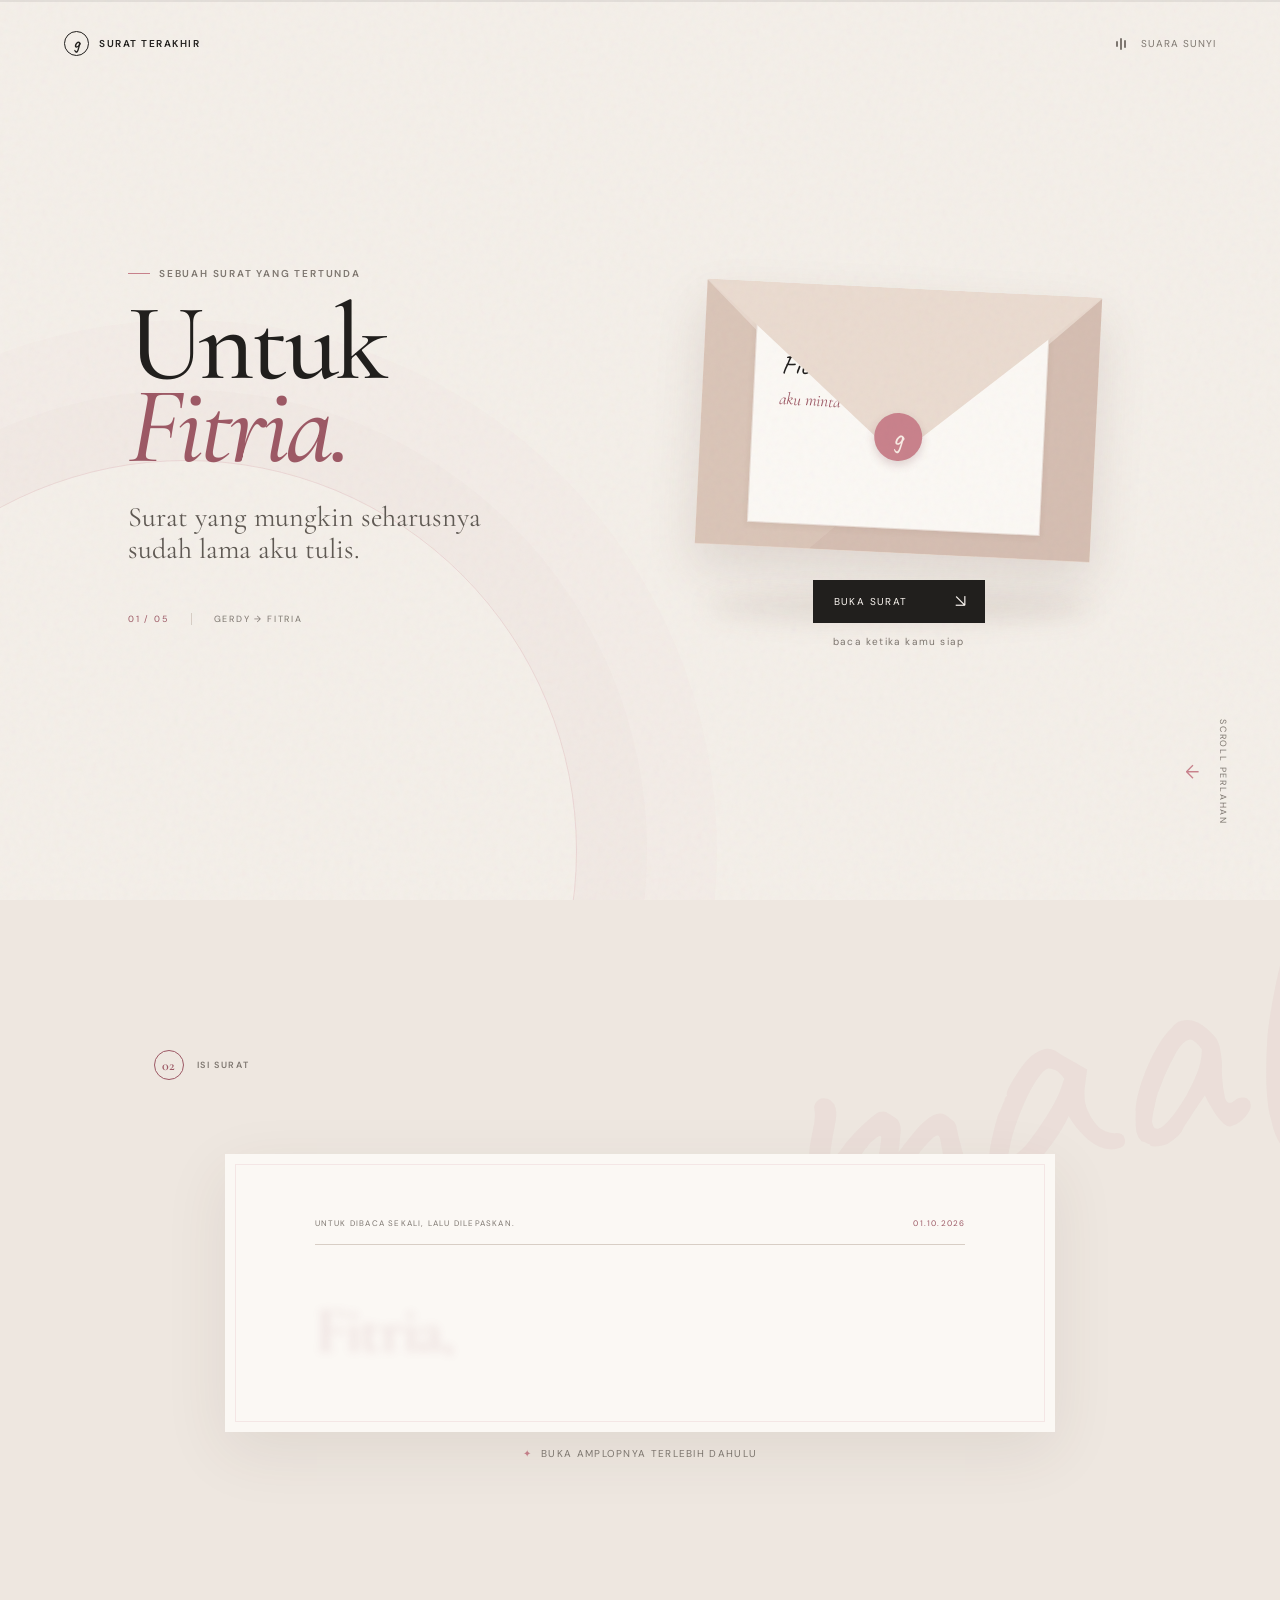
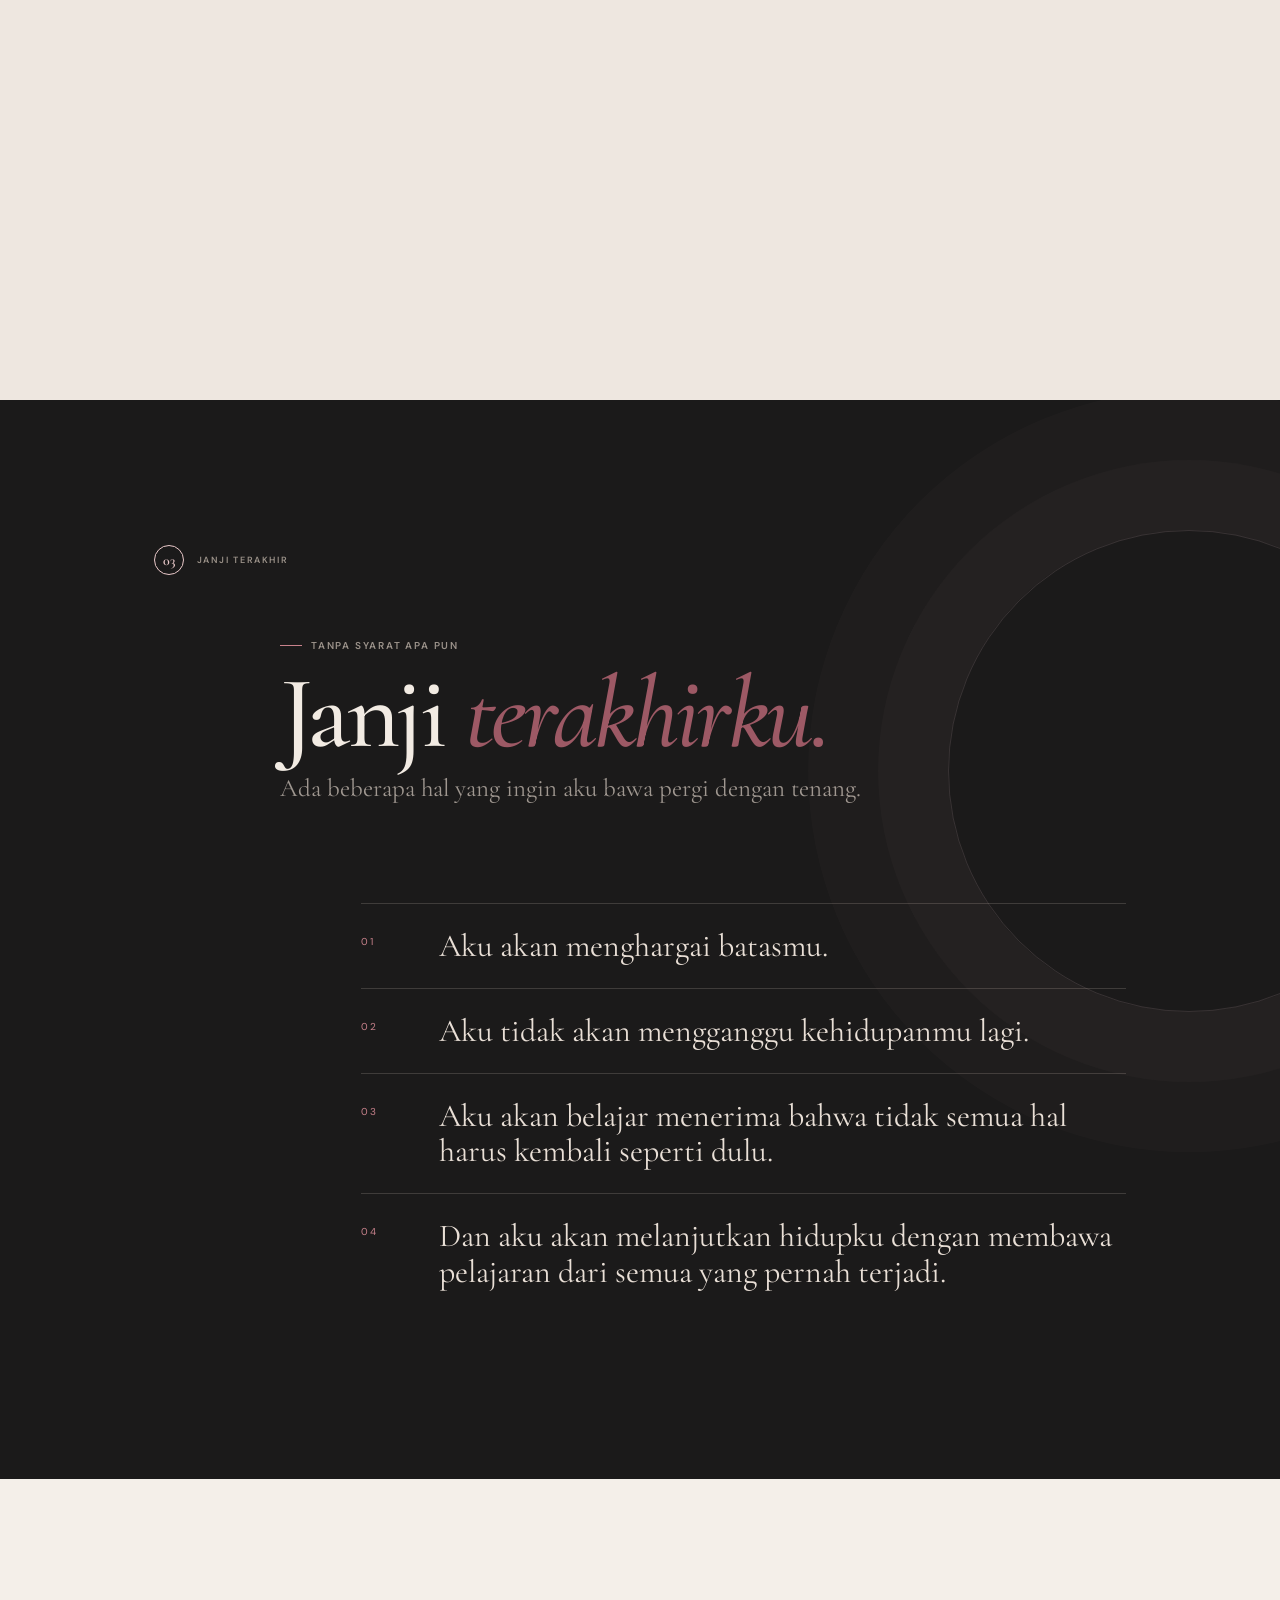
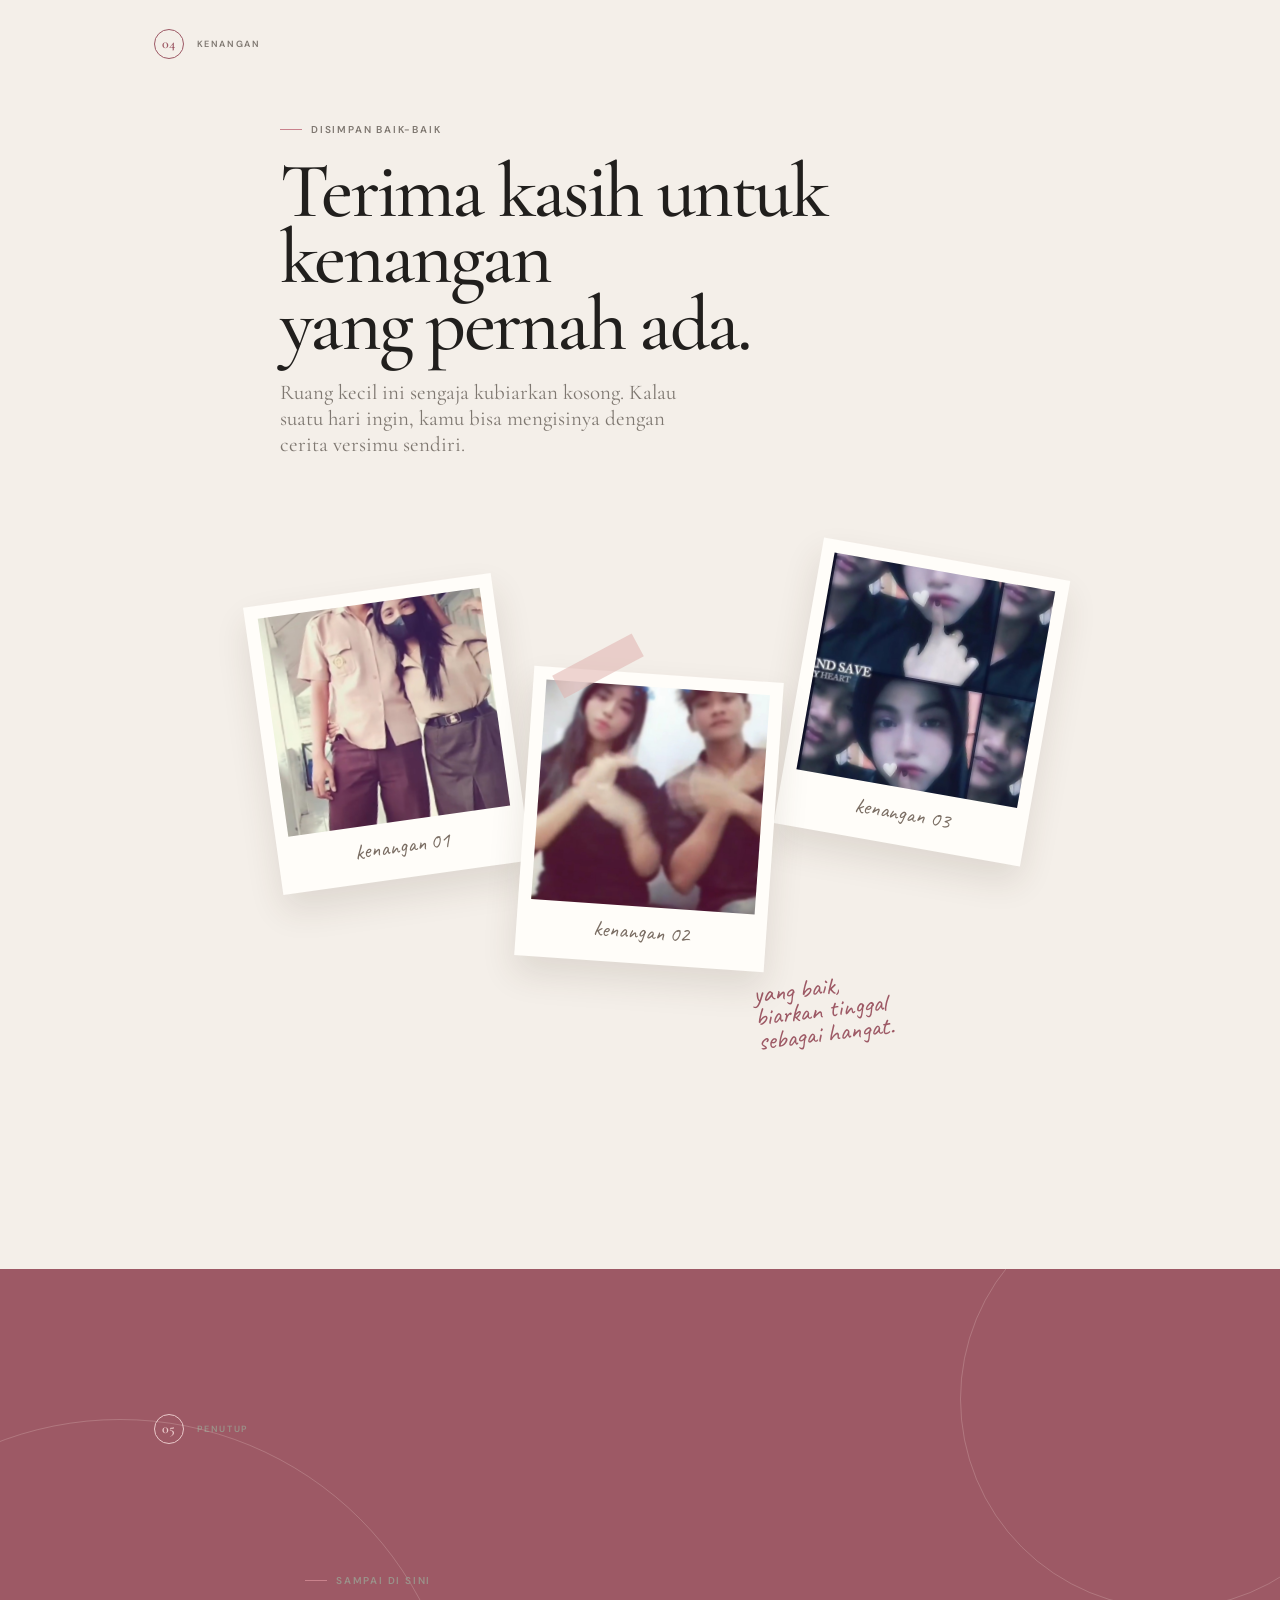
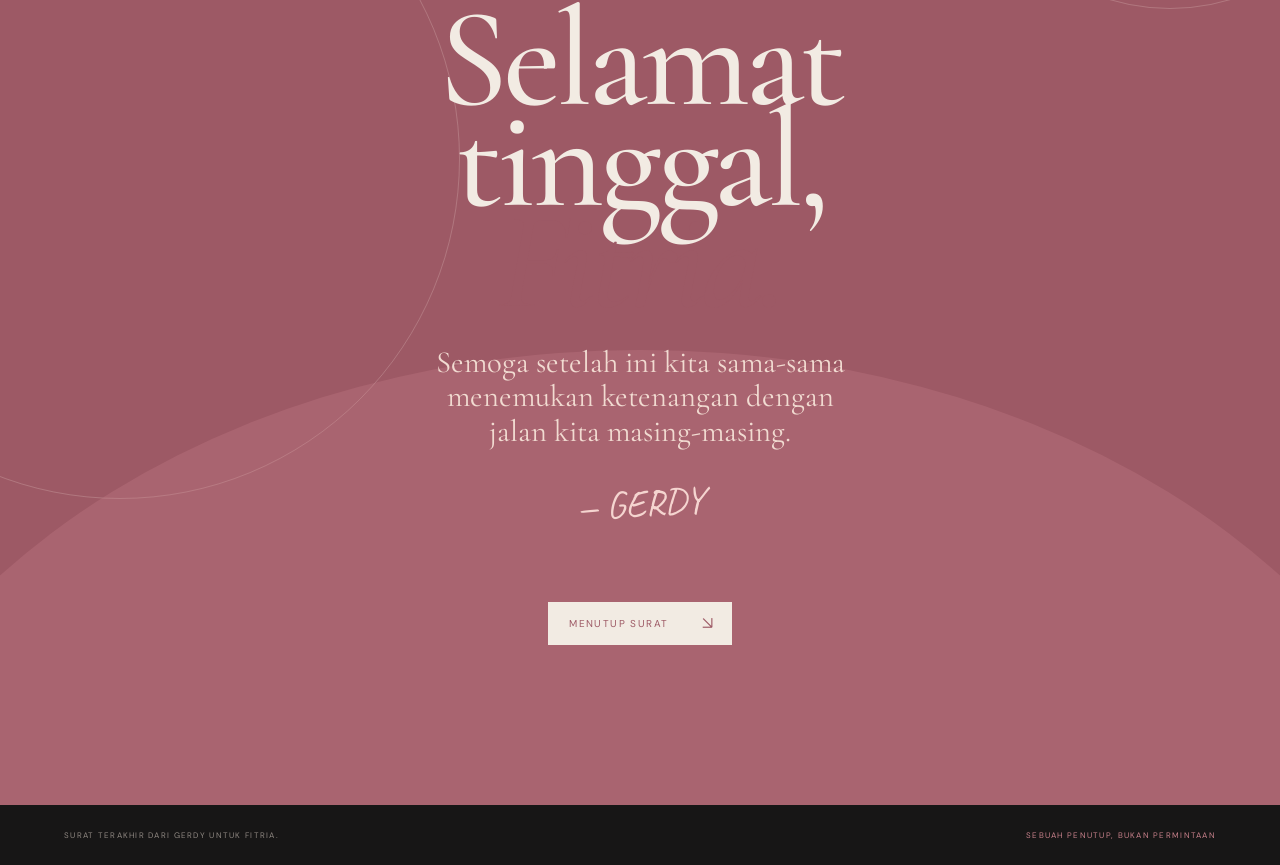
<file: index.html>
<!doctype html>
<html lang="id">
  <head>
    <meta charset="UTF-8" />
    <meta name="viewport" content="width=device-width, initial-scale=1.0" />
    <meta name="theme-color" content="#f4efe9" />
    <meta name="description" content="Surat terakhir dari Gerdy untuk Fitria — sebuah permintaan maaf, ucapan terima kasih, dan perpisahan yang tulus." />
    <title>Untuk Fitria — Surat Terakhir dari Gerdy</title>
    <link rel="icon" href="mark.svg" type="image/svg+xml" />
    <link rel="preconnect" href="https://fonts.googleapis.com" />
    <link rel="preconnect" href="https://fonts.gstatic.com" crossorigin />
    <link href="https://fonts.googleapis.com/css2?family=Caveat:wght@500;600&family=Cormorant+Garamond:wght@400;500;600;700&family=DM+Sans:wght@400;500;600&display=swap" rel="stylesheet" />
    <link rel="stylesheet" href="styles.css" />
    <!-- Ukuran foto kenangan -->
    <style>
      .polaroid { overflow: hidden; }
      .polaroid img { display:block; width:100%; height:220px; aspect-ratio:4/3; object-fit:cover; object-position:center; border:0; margin:0; }
      @media (max-width:700px){ .polaroid img{height:180px;} }
      @media (max-width:480px){ .polaroid img{height:155px;} }
    </style>

  </head>
  <body>
    <div class="paper-grain" aria-hidden="true"></div>
    <div class="scroll-line" aria-hidden="true"><span id="scrollProgress"></span></div>

    <header class="site-header">
      <a class="wordmark" href="#top" aria-label="Kembali ke awal surat">
        <span class="wordmark-mark">g</span>
        <span>surat terakhir</span>
      </a>
      <button class="sound-control" id="soundControl" type="button" aria-pressed="false" aria-label="Nyalakan musik lembut">
        <span class="sound-icon" aria-hidden="true"><i></i><i></i><i></i></span>
        <span id="soundLabel">Suara sunyi</span>
      </button>
    </header>

    <main id="top">
      <section class="hero" aria-labelledby="hero-title">
        <div class="hero-copy reveal is-visible">
          <p class="eyebrow"><span></span> sebuah surat yang tertunda</p>
          <h1 id="hero-title">Untuk <em>Fitria.</em></h1>
          <p class="hero-subtitle">Surat yang mungkin seharusnya<br class="desktop-only" /> sudah lama aku tulis.</p>
          <div class="hero-meta">
            <span>01 / 05</span>
            <span>GERDY → FITRIA</span>
          </div>
        </div>

        <div class="envelope-stage reveal is-visible" style="--delay: 160ms">
          <div class="envelope-shadow"></div>
          <div class="envelope" aria-hidden="true">
            <div class="envelope-flap"></div>
            <div class="envelope-front"></div>
            <div class="envelope-letter-tease">
              <span>Fitria,</span>
              <small>aku minta maaf.</small>
            </div>
            <div class="envelope-seal">g</div>
          </div>
          <button class="primary-button" id="openLetter" type="button">
            <span>Buka Surat</span>
            <span class="button-arrow" aria-hidden="true">↘</span>
          </button>
          <p class="microcopy">baca ketika kamu siap</p>
        </div>

        <div class="hero-side-note" aria-hidden="true">
          <span>scroll perlahan</span>
          <span class="side-arrow">↓</span>
        </div>
      </section>

      <section class="letter-section locked reveal" id="letter" aria-labelledby="letter-title">
        <div class="section-marker"><span>02</span><span>isi surat</span></div>
        <div class="letter-card">
          <div class="letter-topline">
            <span>Untuk dibaca sekali, lalu dilepaskan.</span>
            <span class="letter-date">01.10.2026</span>
          </div>
          <div class="letter-content">
            <h2 id="letter-title">Fitria,</h2>
            <div class="letter-body">
              <p>Aku membuat halaman ini bukan untuk meminta kamu kembali, bukan juga untuk memaksa kamu menjawab apa pun.</p>
              <p>Aku cuma ingin menyampaikan sesuatu yang mungkin selama ini belum pernah aku sampaikan dengan baik.</p>
              <p class="emphasis">Aku minta maaf.</p>
              <p>Maaf untuk semua kesalahan aku, untuk hal-hal yang mungkin pernah membuat kamu tidak nyaman, dan untuk setiap kali kehadiranku justru mengganggu ketenanganmu.</p>
              <p>Aku sadar, mungkin ada hal-hal yang tidak bisa diperbaiki hanya dengan kata maaf.</p>
              <p>Karena itu, kali ini aku tidak ingin meminta apa-apa darimu.</p>
              <p>Aku cuma ingin mengucapkan terima kasih.</p>
              <p>Terima kasih karena pernah menjadi bagian dari hidupku. Terima kasih untuk waktu, perhatian, cerita, dan kenangan yang pernah kita punya.</p>
              <p>Mungkin setelah ini jalan kita memang harus benar-benar berbeda.</p>
              <p>Dan aku akan belajar menerima itu.</p>
              <p>Setelah surat ini, aku berjanji untuk menghargai ruang dan kehidupanmu. Aku tidak akan mengganggu kamu lagi. Bukan karena aku membenci kamu, tapi karena aku sadar bahwa terkadang bentuk sayang yang terakhir adalah belajar melepaskan.</p>
              <p>Aku berharap kamu baik-baik saja.</p>
              <p>Semoga hidupmu dipenuhi hal-hal baik, orang-orang baik, dan kebahagiaan yang kamu cari.</p>
              <p>Tidak perlu membalas surat ini.</p>
              <p>Cukup baca sampai selesai, dan setelah itu anggap surat ini sebagai penutup dari semua yang pernah ada di antara kita.</p>
              <p>Sekali lagi, maaf.</p>
              <p>Dan terima kasih untuk semuanya.</p>
            </div>
            <div class="signature">— Gerdy</div>
          </div>
        </div>
        <div class="locked-note" aria-hidden="true"><span>✦</span> buka amplopnya terlebih dahulu</div>
      </section>

      <section class="vow-section reveal" id="janji" aria-labelledby="vow-title">
        <div class="section-marker light"><span>03</span><span>janji terakhir</span></div>
        <div class="vow-intro">
          <p class="eyebrow light-eyebrow"><span></span> tanpa syarat apa pun</p>
          <h2 id="vow-title">Janji <em>terakhirku.</em></h2>
          <p class="vow-lead">Ada beberapa hal yang ingin aku bawa pergi dengan tenang.</p>
        </div>
        <ol class="vow-list">
          <li><span class="vow-number">01</span><span>Aku akan menghargai batasmu.</span></li>
          <li><span class="vow-number">02</span><span>Aku tidak akan mengganggu kehidupanmu lagi.</span></li>
          <li><span class="vow-number">03</span><span>Aku akan belajar menerima bahwa tidak semua hal harus kembali seperti dulu.</span></li>
          <li><span class="vow-number">04</span><span>Dan aku akan melanjutkan hidupku dengan membawa pelajaran dari semua yang pernah terjadi.</span></li>
        </ol>
      </section>

      <section class="memories-section reveal" id="kenangan" aria-labelledby="memories-title">
        <div class="section-marker"><span>04</span><span>kenangan</span></div>
        <div class="memories-heading">
          <p class="eyebrow"><span></span> disimpan baik-baik</p>
          <h2 id="memories-title">Terima kasih untuk kenangan<br class="desktop-only" /> yang pernah ada.</h2>
          <p>Ruang kecil ini sengaja kubiarkan kosong. Kalau suatu hari ingin, kamu bisa mengisinya dengan cerita versimu sendiri.</p>
        </div>
        <div class="polaroid-wall">
          <div class="tape tape-one" aria-hidden="true"></div>
          <div class="polaroid polaroid-one">
            <img src="foto/kenangan01.jpg" alt="Kenangan 01" loading="lazy">
            <p>kenangan 01</p>
          </div>
          <div class="polaroid polaroid-two">
            <img src="foto/kenangan02.jpg" alt="Kenangan 02" loading="lazy">
            <p>kenangan 02</p>
          </div>
          <div class="polaroid polaroid-three">
            <img src="foto/kenangan03.jpg" alt="Kenangan 03" loading="lazy">
            <p>kenangan 03</p>
          </div>
          <div class="scribble-note">yang baik,<br />biarkan tinggal<br />sebagai hangat.</div>
        </div>
      </section>

      <section class="goodbye-section reveal" id="penutup" aria-labelledby="goodbye-title">
        <div class="goodbye-orbit orbit-one" aria-hidden="true"></div>
        <div class="goodbye-orbit orbit-two" aria-hidden="true"></div>
        <div class="section-marker light"><span>05</span><span>penutup</span></div>
        <div class="goodbye-inner">
          <p class="eyebrow light-eyebrow"><span></span> sampai di sini</p>
          <h2 id="goodbye-title">Selamat tinggal,<br /><em>Fitria.</em></h2>
          <p class="goodbye-copy">Semoga setelah ini kita sama-sama menemukan ketenangan dengan jalan kita masing-masing.</p>
          <div class="goodbye-signature">— GERDY</div>
          <button class="close-button" id="closeLetter" type="button">
            <span>Menutup Surat</span>
            <span class="button-arrow" aria-hidden="true">↘</span>
          </button>
        </div>
      </section>
    </main>

    <footer class="site-footer">
      <span>Surat terakhir dari Gerdy untuk Fitria.</span>
      <span>sebuah penutup, bukan permintaan</span>
    </footer>

    <div class="farewell-overlay" id="farewellOverlay" role="dialog" aria-modal="true" aria-labelledby="farewellTitle" aria-hidden="true">
      <div class="overlay-content">
        <p class="overlay-kicker">surat selesai</p>
        <h2 id="farewellTitle">Terima kasih sudah<br /><em>membaca sampai akhir.</em></h2>
        <p class="overlay-final">Surat ini selesai.<br />Dan kali ini, aku benar-benar akan melangkah.</p>
        <span class="overlay-mark">g</span>
      </div>
    </div>

    <script src="script.js"></script>
  </body>
</html>
</file>
<file: styles.css>
@import url('https://fonts.googleapis.com/css2?family=Caveat:wght@500;600&family=Cormorant+Garamond:wght@400;500;600;700&family=DM+Sans:wght@400;500;600&display=swap');

:root {
  --paper: #f4efe9;
  --paper-light: #fbf8f4;
  --ink: #211f1d;
  --muted: #7e7770;
  --line: #d8cec5;
  --rose: #c9828c;
  --rose-soft: #e9c8c9;
  --rose-deep: #9d5965;
  --night: #1b1a1a;
  --cream: #f2ebe3;
  --serif: 'Cormorant Garamond', Georgia, serif;
  --sans: 'DM Sans', Arial, sans-serif;
  --hand: 'Caveat', cursive;
}

* { box-sizing: border-box; }
html { scroll-behavior: smooth; }
body { margin: 0; background: var(--paper); color: var(--ink); font-family: var(--sans); overflow-x: hidden; }
body.ending { overflow: hidden; }
button, a { -webkit-tap-highlight-color: transparent; }
button { font: inherit; }
::selection { background: var(--rose-soft); color: var(--ink); }

.paper-grain { position: fixed; inset: 0; pointer-events: none; z-index: 50; opacity: .11; mix-blend-mode: multiply; background-image: url("data:image/svg+xml,%3Csvg viewBox='0 0 180 180' xmlns='http://www.w3.org/2000/svg'%3E%3Cfilter id='n'%3E%3CfeTurbulence type='fractalNoise' baseFrequency='.8' numOctaves='4' stitchTiles='stitch'/%3E%3C/filter%3E%3Crect width='100%25' height='100%25' filter='url(%23n)' opacity='.38'/%3E%3C/svg%3E"); }
.scroll-line { position: fixed; left: 0; right: 0; top: 0; z-index: 60; height: 2px; background: rgba(33,31,29,.08); }
.scroll-line span { display: block; height: 100%; width: 0; background: var(--rose); transition: width .12s linear; }

.site-header { position: absolute; top: 0; left: 0; right: 0; display: flex; justify-content: space-between; align-items: center; padding: 29px clamp(22px, 5vw, 76px); z-index: 10; }
.wordmark { display: inline-flex; align-items: center; gap: 10px; color: var(--ink); text-decoration: none; text-transform: uppercase; letter-spacing: .15em; font-size: 10px; font-weight: 600; }
.wordmark-mark { display: grid; place-items: center; width: 25px; height: 25px; border: 1px solid var(--ink); border-radius: 50%; font-family: var(--hand); text-transform: lowercase; font-size: 19px; line-height: 1; letter-spacing: 0; }
.sound-control { display: inline-flex; gap: 10px; align-items: center; border: 0; padding: 7px 0; color: var(--muted); background: transparent; cursor: pointer; font-size: 10px; letter-spacing: .1em; text-transform: uppercase; transition: color .25s ease; }
.sound-control:hover, .sound-control[aria-pressed='true'] { color: var(--rose-deep); }
.sound-icon { display: inline-flex; align-items: center; gap: 2px; width: 15px; height: 15px; }
.sound-icon i { display: block; width: 2px; height: 6px; border-radius: 3px; background: currentColor; transition: height .3s ease; }
.sound-icon i:nth-child(2) { height: 12px; }.sound-icon i:nth-child(3) { height: 8px; }
.sound-control[aria-pressed='true'] .sound-icon i { animation: soundBars .9s ease-in-out infinite alternate; }.sound-control[aria-pressed='true'] .sound-icon i:nth-child(2) { animation-delay: -.35s; }.sound-control[aria-pressed='true'] .sound-icon i:nth-child(3) { animation-delay: -.15s; }
@keyframes soundBars { from { height: 4px; } to { height: 13px; } }

.hero { position: relative; display: grid; grid-template-columns: minmax(280px, .9fr) minmax(400px, 1.1fr); align-items: center; min-height: 100vh; padding: 125px clamp(22px, 10vw, 155px) 88px; gap: clamp(30px, 8vw, 130px); overflow: hidden; }
.hero::before { content: ''; position: absolute; width: min(65vw, 780px); height: min(65vw, 780px); left: -16%; bottom: -38%; border: 1px solid rgba(201,130,140,.22); border-radius: 50%; box-shadow: 0 0 0 70px rgba(201,130,140,.035), 0 0 0 140px rgba(201,130,140,.025); }
.hero-copy { position: relative; z-index: 1; max-width: 530px; padding-bottom: 5vh; }
.eyebrow { display: flex; align-items: center; gap: 9px; margin: 0 0 22px; color: var(--muted); text-transform: uppercase; letter-spacing: .18em; font-size: 10px; font-weight: 600; }
.eyebrow span { display: inline-block; width: 22px; height: 1px; background: var(--rose); }
h1, h2, p { margin-top: 0; }
h1, h2 { font-family: var(--serif); font-weight: 500; letter-spacing: -.035em; }
h1 { font-size: clamp(69px, 8.5vw, 133px); line-height: .77; margin-bottom: 32px; }
h1 em, h2 em { color: var(--rose-deep); font-style: italic; }
.hero-subtitle { color: #5f5953; font-family: var(--serif); font-size: clamp(23px, 2.2vw, 34px); line-height: 1.14; margin-bottom: 48px; }
.hero-meta { display: flex; gap: 22px; color: var(--muted); font-size: 9px; letter-spacing: .2em; text-transform: uppercase; }
.hero-meta span:first-child { color: var(--rose-deep); }
.hero-meta span + span { border-left: 1px solid var(--line); padding-left: 22px; }

.envelope-stage { position: relative; display: flex; flex-direction: column; align-items: center; justify-content: center; min-height: 480px; }
.envelope { position: relative; width: min(78%, 470px); aspect-ratio: 1.5 / 1; background: #e5d4c8; box-shadow: 0 22px 50px rgba(83,55,43,.13); transform: rotate(2.8deg); transition: transform .9s cubic-bezier(.2,.7,.2,1), box-shadow .9s ease; }
.envelope-stage:hover .envelope { transform: rotate(-1deg) translateY(-7px); box-shadow: 0 28px 56px rgba(83,55,43,.18); }
.envelope-shadow { position: absolute; bottom: 89px; left: 50%; width: 76%; height: 25px; transform: translateX(-50%); border-radius: 50%; background: rgba(91,58,43,.12); filter: blur(13px); }
.envelope-front { position: absolute; inset: 0; overflow: hidden; background: #e7d7cc; }
.envelope-front::before, .envelope-front::after { content: ''; position: absolute; bottom: 0; width: 71%; height: 100%; background: #dac5b8; }
.envelope-front::before { left: 0; clip-path: polygon(0 0, 100% 100%, 0 100%); }.envelope-front::after { right: 0; clip-path: polygon(100% 0, 100% 100%, 0 100%); background: #d5beb2; }
.envelope-flap { position: absolute; top: -1px; left: 0; width: 100%; height: 64%; z-index: 3; background: #eadbd0; clip-path: polygon(0 0, 100% 0, 50% 100%); filter: drop-shadow(0 3px 2px rgba(87,59,47,.08)); transform-origin: top; transition: transform 1s cubic-bezier(.2,.7,.2,1); }
.envelope-letter-tease { position: absolute; left: 13%; right: 13%; bottom: 9%; height: 76%; z-index: 2; background: var(--paper-light); border: 1px solid rgba(171,133,117,.23); padding: 22px 25px; color: var(--ink); font-family: var(--serif); box-shadow: 0 2px 7px rgba(92,62,48,.07); transition: transform 1s cubic-bezier(.2,.7,.2,1); }
.envelope-letter-tease span { font-family: var(--hand); font-size: 28px; display: block; margin-bottom: 7px; }.envelope-letter-tease small { color: var(--rose-deep); font-size: 17px; font-style: italic; }
.envelope-seal { position: absolute; z-index: 4; left: 50%; top: 56%; transform: translate(-50%, -50%); display: grid; place-items: center; width: 48px; height: 48px; border-radius: 50%; color: #f8ebe4; background: var(--rose); box-shadow: 0 4px 10px rgba(114,54,63,.2); font-family: var(--hand); font-size: 31px; transition: opacity .4s ease; }
.envelope-stage.is-open .envelope-flap { transform: rotateX(180deg); }.envelope-stage.is-open .envelope-letter-tease { transform: translateY(-48%); }.envelope-stage.is-open .envelope-seal { opacity: 0; }
.primary-button, .close-button { display: inline-flex; align-items: center; justify-content: space-between; gap: 34px; min-width: 172px; padding: 14px 16px 14px 20px; border: 1px solid var(--ink); background: var(--ink); color: #fffaf5; cursor: pointer; text-transform: uppercase; letter-spacing: .14em; font-size: 10px; transition: transform .3s ease, background .3s ease, color .3s ease; }
.primary-button { position: relative; z-index: 5; margin-top: 27px; }.primary-button:hover, .close-button:hover { color: var(--ink); background: transparent; transform: translateY(-3px); }.button-arrow { font-size: 18px; line-height: .5; font-weight: 300; }
.microcopy { margin: 12px 0 0; color: var(--muted); font-size: 10px; letter-spacing: .12em; }
.hero-side-note { position: absolute; right: 4%; bottom: 75px; display: flex; flex-direction: column; align-items: center; gap: 13px; color: var(--muted); text-transform: uppercase; letter-spacing: .2em; font-size: 9px; writing-mode: vertical-rl; }.side-arrow { color: var(--rose); font-size: 18px; }

.letter-section { position: relative; padding: 150px clamp(22px, 12vw, 180px) 180px; min-height: 1100px; background: #eee7e0; overflow: hidden; transition: background .5s ease; }
.letter-section::before { content: 'maaf'; position: absolute; right: -3%; top: -40px; color: rgba(201,130,140,.09); font-family: var(--hand); font-size: clamp(180px, 26vw, 420px); transform: rotate(-12deg); pointer-events: none; }
.section-marker { display: flex; align-items: center; gap: 13px; margin-bottom: 64px; color: var(--rose-deep); text-transform: uppercase; letter-spacing: .18em; font-size: 9px; font-weight: 600; }.section-marker span:first-child { display: grid; place-items: center; width: 30px; height: 30px; border: 1px solid currentColor; border-radius: 50%; font-family: var(--serif); font-size: 14px; letter-spacing: 0; }.section-marker span + span { color: var(--muted); }
.letter-card { position: relative; max-width: 830px; margin: 0 auto; padding: clamp(28px, 5vw, 70px) clamp(24px, 7vw, 98px) clamp(47px, 6vw, 80px); background: var(--paper-light); box-shadow: 0 19px 60px rgba(74,56,42,.09); transition: filter .9s ease, opacity .9s ease, transform .9s cubic-bezier(.2,.7,.2,1); }
.letter-card::after { content: ''; position: absolute; inset: 10px; border: 1px solid rgba(201,130,140,.15); pointer-events: none; }.letter-topline { display: flex; justify-content: space-between; padding-bottom: 16px; border-bottom: 1px solid var(--line); color: var(--muted); text-transform: uppercase; letter-spacing: .15em; font-size: 8px; }.letter-date { color: var(--rose-deep); }
.letter-content { padding-top: 47px; transition: opacity .6s ease, filter .6s ease; }.letter-content h2 { font-size: clamp(45px, 5vw, 67px); margin-bottom: 34px; color: var(--rose-deep); }.letter-body { max-width: 590px; margin: 0 auto; }.letter-body p { color: #4b4540; font-family: var(--serif); font-size: clamp(19px, 2vw, 24px); line-height: 1.33; margin-bottom: 20px; }.letter-body .emphasis { color: var(--rose-deep); font-family: var(--hand); font-size: clamp(35px, 4vw, 52px); line-height: .9; margin: 35px 0 25px; }.signature { margin-top: 49px; color: var(--rose-deep); font-family: var(--hand); font-size: 38px; text-align: right; transform: rotate(-4deg); }
.letter-section.locked .letter-content { max-height: 110px; overflow: hidden; opacity: .18; filter: blur(5px); }.letter-section.locked .letter-card { transform: translateY(10px); }.locked-note { display: flex; align-items: center; justify-content: center; gap: 9px; margin-top: 25px; color: var(--muted); font-size: 10px; text-transform: uppercase; letter-spacing: .13em; transition: opacity .5s ease; }.locked-note span { color: var(--rose); }.letter-section:not(.locked) .locked-note { opacity: 0; pointer-events: none; }

.vow-section { position: relative; background: var(--night); color: var(--cream); padding: 145px clamp(22px, 12vw, 180px) 165px; overflow: hidden; }.vow-section::before { content: ''; position: absolute; right: -150px; top: 130px; width: 480px; height: 480px; border: 1px solid rgba(233,200,201,.14); border-radius: 50%; box-shadow: 0 0 0 70px rgba(233,200,201,.025), 0 0 0 140px rgba(233,200,201,.018); }.section-marker.light { color: var(--rose-soft); }.section-marker.light span + span { color: #9a9188; }.vow-intro { max-width: 640px; margin-left: 13%; }.light-eyebrow { color: #9b928a; }.vow-intro h2 { margin-bottom: 19px; color: var(--cream); font-size: clamp(67px, 8vw, 124px); line-height: .78; }.vow-lead { color: #9f9790; font-family: var(--serif); font-size: 25px; }.vow-list { position: relative; max-width: 765px; margin: 100px 0 0 auto; padding: 0; list-style: none; }.vow-list li { display: grid; grid-template-columns: 60px 1fr; gap: 18px; align-items: start; padding: 24px 0; border-top: 1px solid rgba(239,222,211,.17); color: #e9dfd6; font-family: var(--serif); font-size: clamp(24px, 2.5vw, 34px); line-height: 1.12; opacity: 0; transform: translateY(22px); transition: opacity .8s ease, transform .8s ease; }.vow-section.is-visible .vow-list li { opacity: 1; transform: none; }.vow-section.is-visible .vow-list li:nth-child(2) { transition-delay: .14s; }.vow-section.is-visible .vow-list li:nth-child(3) { transition-delay: .28s; }.vow-section.is-visible .vow-list li:nth-child(4) { transition-delay: .42s; }.vow-number { color: var(--rose); font-family: var(--sans); font-size: 10px; letter-spacing: .12em; padding-top: 8px; }

.memories-section { padding: 150px clamp(22px, 12vw, 180px) 180px; overflow: hidden; }.memories-heading { max-width: 700px; margin-left: 13%; }.memories-heading h2 { margin-bottom: 23px; font-size: clamp(49px, 6.1vw, 93px); line-height: .85; }.memories-heading > p:last-child { max-width: 420px; color: var(--muted); font-family: var(--serif); font-size: 21px; line-height: 1.25; }.polaroid-wall { position: relative; min-height: 540px; max-width: 970px; margin: 90px auto 0; }.polaroid { position: absolute; width: clamp(190px, 22vw, 250px); padding: 13px 13px 18px; background: #fffdf9; box-shadow: 0 17px 34px rgba(67,47,36,.12); }.polaroid p { margin: 11px 0 0; color: #7a6d63; font-family: var(--hand); font-size: 22px; text-align: center; }.placeholder-art { display: grid; place-items: center; aspect-ratio: 1 / .88; color: #b59b9a; background: linear-gradient(145deg, #f2e2de, #eee9e2 55%, #dfd8d0); }.placeholder-art span { display: grid; place-items: center; width: 36px; height: 36px; border: 1px dashed currentColor; border-radius: 50%; font-family: var(--serif); font-size: 25px; font-weight: 300; }.placeholder-art small { margin-top: 7px; text-transform: uppercase; letter-spacing: .13em; font-size: 8px; }.polaroid-one { left: 11%; top: 40px; transform: rotate(-8deg); }.polaroid-two { left: 38%; top: 125px; transform: rotate(4deg); z-index: 2; }.polaroid-three { right: 8%; top: 8px; transform: rotate(10deg); }.scribble-note { position: absolute; right: 24%; bottom: 44px; color: var(--rose-deep); font-family: var(--hand); font-size: 26px; line-height: .9; transform: rotate(-7deg); }.tape { position: absolute; z-index: 5; width: 90px; height: 26px; background: rgba(224,179,176,.55); transform: rotate(-28deg); }.tape-one { left: 41%; top: 104px; }

.goodbye-section { position: relative; min-height: 830px; padding: 145px clamp(22px, 12vw, 180px) 160px; background: var(--rose-deep); color: var(--cream); overflow: hidden; }.goodbye-section::after { content: ''; position: absolute; left: -15%; right: -15%; bottom: -70%; height: 110%; background: var(--rose); border-radius: 50% 50% 0 0; opacity: .28; }.goodbye-inner { position: relative; z-index: 2; max-width: 670px; margin: 130px auto 0; text-align: center; }.goodbye-inner h2 { margin-bottom: 33px; font-size: clamp(80px, 11vw, 166px); line-height: .72; color: var(--cream); }.goodbye-copy { max-width: 435px; margin: 0 auto 31px; color: #f1dbd1; font-family: var(--serif); font-size: clamp(22px, 2.4vw, 31px); line-height: 1.12; }.goodbye-signature { margin-bottom: 75px; color: #f5d5d0; font-family: var(--hand); font-size: 38px; transform: rotate(-4deg); }.close-button { background: var(--cream); border-color: var(--cream); color: var(--rose-deep); margin: 0 auto; }.close-button:hover { color: var(--cream); border-color: var(--cream); }.goodbye-orbit { position: absolute; border: 1px solid rgba(255,238,229,.2); border-radius: 50%; pointer-events: none; }.orbit-one { width: 680px; height: 680px; left: -220px; top: 150px; }.orbit-two { width: 420px; height: 420px; right: -100px; top: -80px; }
.site-footer { display: flex; justify-content: space-between; gap: 20px; padding: 25px clamp(22px, 5vw, 76px); background: #171616; color: #8f8882; text-transform: uppercase; letter-spacing: .16em; font-size: 8px; }.site-footer span:last-child { color: var(--rose); }

.farewell-overlay { position: fixed; inset: 0; z-index: 100; display: grid; place-items: center; background: rgba(15,14,14,0); color: var(--cream); visibility: hidden; opacity: 0; transition: background 1.3s ease, opacity 1.3s ease, visibility 0s linear 1.3s; }.farewell-overlay.is-visible { visibility: visible; opacity: 1; background: rgba(15,14,14,.985); transition-delay: 0s; }.overlay-content { position: relative; width: min(88%, 680px); text-align: center; opacity: 0; transform: translateY(20px); transition: opacity 1.1s ease .95s, transform 1.1s cubic-bezier(.2,.7,.2,1) .95s; }.is-visible .overlay-content { opacity: 1; transform: none; }.overlay-kicker { color: var(--rose-soft); text-transform: uppercase; letter-spacing: .25em; font-size: 10px; }.overlay-content h2 { margin: 28px 0 35px; font-size: clamp(53px, 7.5vw, 105px); line-height: .78; }.overlay-content h2 em { color: var(--rose-soft); }.overlay-final { color: #b9ada5; font-family: var(--serif); font-size: clamp(22px, 2.5vw, 31px); line-height: 1.1; }.overlay-mark { display: grid; place-items: center; width: 35px; height: 35px; margin: 53px auto 0; border: 1px solid var(--rose); border-radius: 50%; color: var(--rose); font-family: var(--hand); font-size: 23px; }.farewell-overlay.fade-away { background: #0b0b0b; }.farewell-overlay.fade-away .overlay-content { opacity: .23; transition: opacity 2s ease; }

.reveal { opacity: 0; transform: translateY(24px); transition: opacity .9s ease var(--delay, 0ms), transform .9s cubic-bezier(.2,.7,.2,1) var(--delay, 0ms); }.reveal.is-visible { opacity: 1; transform: none; }
@media (prefers-reduced-motion: reduce) { *, *::before, *::after { animation-duration: .01ms !important; animation-iteration-count: 1 !important; scroll-behavior: auto !important; transition-duration: .01ms !important; } }

@media (max-width: 800px) {
  .site-header { padding: 22px 20px; }.sound-control { font-size: 0; }.sound-icon { width: 18px; }
  .hero { grid-template-columns: 1fr; min-height: auto; padding: 137px 22px 80px; gap: 24px; }.hero-copy { padding: 0; }.hero-side-note { display: none; }.hero-subtitle { margin-bottom: 35px; }.envelope-stage { min-height: 410px; }.envelope { width: min(88%, 430px); }.envelope-shadow { bottom: 82px; }
  .letter-section, .vow-section, .memories-section, .goodbye-section { padding-left: 22px; padding-right: 22px; }.letter-section { padding-top: 94px; padding-bottom: 115px; }.section-marker { margin-bottom: 45px; }.letter-card { padding: 26px 22px 42px; }.letter-card::after { inset: 7px; }.letter-topline { gap: 16px; line-height: 1.35; }.letter-date { white-space: nowrap; }.letter-content { padding-top: 32px; }.letter-body p { font-size: 21px; }.letter-section.locked .letter-content { max-height: 100px; }.vow-section { padding-top: 100px; padding-bottom: 105px; }.vow-intro, .memories-heading { margin-left: 0; }.vow-intro h2 { font-size: clamp(70px, 21vw, 117px); }.vow-list { margin-top: 67px; }.vow-list li { grid-template-columns: 40px 1fr; gap: 10px; font-size: 27px; }.memories-section { padding-top: 100px; padding-bottom: 110px; }.memories-heading h2 { font-size: clamp(48px, 14vw, 80px); }.polaroid-wall { min-height: 455px; margin-top: 55px; }.polaroid { width: 39vw; max-width: 190px; padding: 9px 9px 13px; }.polaroid p { font-size: 18px; }.polaroid-one { left: 4%; top: 35px; }.polaroid-two { left: 31%; top: 145px; }.polaroid-three { right: 3%; top: 4px; }.tape-one { left: 33%; top: 126px; width: 69px; height: 20px; }.scribble-note { right: 14%; bottom: 22px; font-size: 22px; }.goodbye-section { min-height: 750px; padding-top: 100px; }.goodbye-inner { margin-top: 100px; }.goodbye-inner h2 { font-size: clamp(75px, 21vw, 145px); }.goodbye-signature { margin-bottom: 57px; }.site-footer { flex-direction: column; padding: 23px 22px; line-height: 1.5; }.desktop-only { display: none; }
}
@media (max-width: 420px) { .hero-meta { gap: 12px; font-size: 8px; }.hero-meta span + span { padding-left: 12px; }.envelope { width: 92%; }.letter-body p { font-size: 20px; }.vow-list li { font-size: 25px; }.polaroid-wall { min-height: 400px; }.scribble-note { right: 5%; }.goodbye-inner h2 { font-size: 74px; } }
</file>
